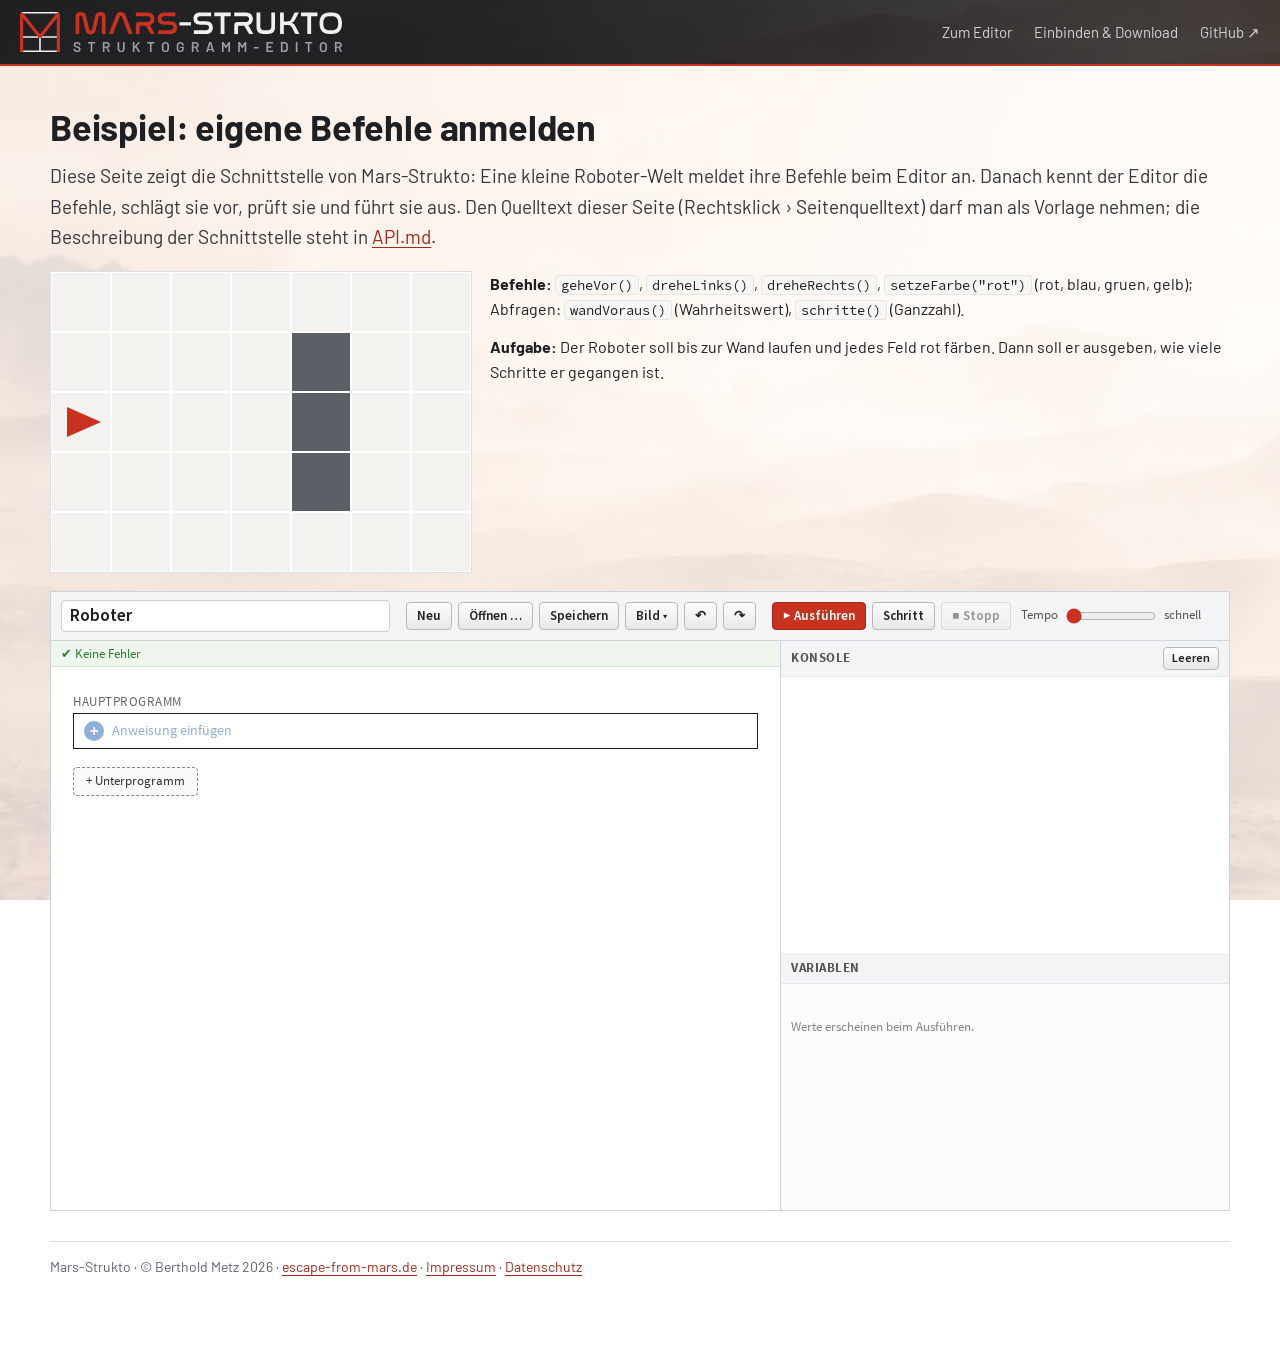
<file: beispiel-roboter.html>
<!doctype html>
<html lang="de">
<head>
<meta charset="utf-8">
<meta name="viewport" content="width=device-width, initial-scale=1">
<title>Mars-Strukto – Beispiel: eigene Befehle (Roboter)</title>
<link rel="icon" href="img/symbol.svg" type="image/svg+xml">
<link rel="stylesheet" href="css/seite.css">
<style>
  .welt-zeile { display: flex; flex-wrap: wrap; gap: 18px; align-items: flex-start; margin: 18px 0; }
  #welt { background: #fff; border: 1px solid var(--linie); max-width: 100%; height: auto; }
  .welt-text { flex: 1 1 260px; font-size: 16px; }
  .ms-text .mars-strukto { height: 620px; margin: 10px 0 30px; }
  .ms-text main.breit { max-width: 1180px; }
</style>
</head>
<body class="ms-text">
<header class="ms-kopf">
  <a class="ms-logo" href="index.html"><img src="img/logo.svg" width="322" height="40" alt="Mars-Strukto – Struktogramm-Editor"></a>
  <nav>
    <a href="index.html">Zum Editor</a>
    <a href="einbinden.html">Einbinden &amp; Download</a>
    <a href="https://github.com/bnetz/mars-strukto" target="_blank" rel="noopener">GitHub ↗</a>
  </nav>
</header>
<main class="breit">
<h1>Beispiel: eigene Befehle anmelden</h1>
<p class="ms-einleitung">Diese Seite zeigt die Schnittstelle von Mars-Strukto: Eine kleine Roboter-Welt meldet ihre Befehle beim Editor an. Danach kennt der Editor die Befehle, schlägt sie vor, prüft sie und führt sie aus. Den Quelltext dieser Seite (Rechtsklick › Seitenquelltext) darf man als Vorlage nehmen; die Beschreibung der Schnittstelle steht in <a href="API.md">API.md</a>.</p>
<div class="welt-zeile">
  <canvas id="welt" width="420" height="300" aria-label="Roboter-Welt"></canvas>
  <div class="welt-text">
    <p><b>Befehle:</b> <code>geheVor()</code>, <code>dreheLinks()</code>, <code>dreheRechts()</code>, <code>setzeFarbe("rot")</code> (rot, blau, gruen, gelb); Abfragen: <code>wandVoraus()</code> (Wahrheitswert), <code>schritte()</code> (Ganzzahl).</p>
    <p><b>Aufgabe:</b> Der Roboter soll bis zur Wand laufen und jedes Feld rot färben. Dann soll er ausgeben, wie viele Schritte er gegangen ist.</p>
  </div>
</div>
<script src="mars-strukto.js"></script>
<div class="mars-strukto" data-speichern="mars-strukto-beispiel-roboter" data-name="Roboter"></div>
<script>
  // ---------------- Die Welt: 7 × 5 Felder, Wände am Rand und eine Mauer innen
  var SPALTEN = 7, ZEILEN = 5, FELD = 60;
  var MAUERN = { '4,1': true, '4,2': true, '4,3': true };
  var FARBEN = { rot: '#d9534f', blau: '#4a7bd0', gruen: '#4caf6a', gelb: '#e8c33a' };
  var welt;
  function neueWelt() { welt = { x: 0, y: 2, richtung: 0, farben: {}, schritte: 0 }; zeichnen(); } // richtung: 0 Osten, 1 Süden, 2 Westen, 3 Norden
  function vorne() { var d = [[1, 0], [0, 1], [-1, 0], [0, -1]][welt.richtung]; return { x: welt.x + d[0], y: welt.y + d[1] }; }
  function istWand(f) { return f.x < 0 || f.y < 0 || f.x >= SPALTEN || f.y >= ZEILEN || MAUERN[f.x + ',' + f.y]; }
  function zeichnen() {
    var g = document.getElementById('welt').getContext('2d');
    g.clearRect(0, 0, 420, 300);
    for (var y = 0; y < ZEILEN; y++) for (var x = 0; x < SPALTEN; x++) {
      g.fillStyle = MAUERN[x + ',' + y] ? '#5b5f66' : (FARBEN[welt.farben[x + ',' + y]] || '#f4f2ef');
      g.fillRect(x * FELD + 1, y * FELD + 1, FELD - 2, FELD - 2);
    }
    // Roboter als Dreieck in Blickrichtung
    var cx = welt.x * FELD + FELD / 2, cy = welt.y * FELD + FELD / 2;
    g.save(); g.translate(cx, cy); g.rotate(welt.richtung * Math.PI / 2);
    g.beginPath(); g.moveTo(20, 0); g.lineTo(-14, -15); g.lineTo(-14, 15); g.closePath();
    g.fillStyle = '#c8321f'; g.fill(); g.restore();
  }
  function warte(ms) { return new Promise(function (r) { setTimeout(r, ms); }); }

  // ---------------- Befehle bei Mars-Strukto anmelden (geht sofort nach der Skriptzeile oben)
  MarsStrukto.befehle([
    { name: 'geheVor', text: 'Der Roboter geht ein Feld vor.', gruppe: 'Roboter',
      ausfuehren: async function () {
        var f = vorne();
        if (istWand(f)) throw new Error('Der Roboter stößt an eine Wand.');
        welt.x = f.x; welt.y = f.y; welt.schritte++; zeichnen(); await warte(250);
      } },
    { name: 'dreheLinks', text: 'Der Roboter dreht sich um 90° nach links.', gruppe: 'Roboter',
      ausfuehren: async function () { welt.richtung = (welt.richtung + 3) % 4; zeichnen(); await warte(150); } },
    { name: 'dreheRechts', text: 'Der Roboter dreht sich um 90° nach rechts.', gruppe: 'Roboter',
      ausfuehren: async function () { welt.richtung = (welt.richtung + 1) % 4; zeichnen(); await warte(150); } },
    { name: 'setzeFarbe', parameter: [['farbe', 'Zeichenkette']], text: 'Färbt das Feld unter dem Roboter: rot, blau, gruen oder gelb.', gruppe: 'Roboter',
      ausfuehren: async function (farbe) {
        if (!FARBEN[farbe]) throw new Error('Diese Farbe gibt es nicht: ' + farbe);
        welt.farben[welt.x + ',' + welt.y] = farbe; zeichnen(); await warte(100);
      } },
    { name: 'wandVoraus', rueckgabe: 'Wahrheitswert', text: 'wahr, wenn vor dem Roboter eine Wand ist.', gruppe: 'Roboter fragen',
      ausfuehren: function () { return istWand(vorne()); } },
    { name: 'schritte', rueckgabe: 'Ganzzahl', text: 'Wie viele Felder der Roboter schon gegangen ist.', gruppe: 'Roboter fragen',
      ausfuehren: function () { return welt.schritte; } }
  ]);
  // Bei jedem Start beginnt der Roboter von vorn
  MarsStrukto.beimStart(function () { neueWelt(); });
  neueWelt();
</script>
<p class="ms-fuss">Mars-Strukto · © Berthold Metz 2026 · <a href="https://escape-from-mars.de/">escape-from-mars.de</a> · <a href="https://informatik-bg.de/impressum" target="_blank" rel="noopener">Impressum</a> · <a href="https://informatik-bg.de/datenschutz" target="_blank" rel="noopener">Datenschutz</a></p>
</main>
</body>
</html>
</file>
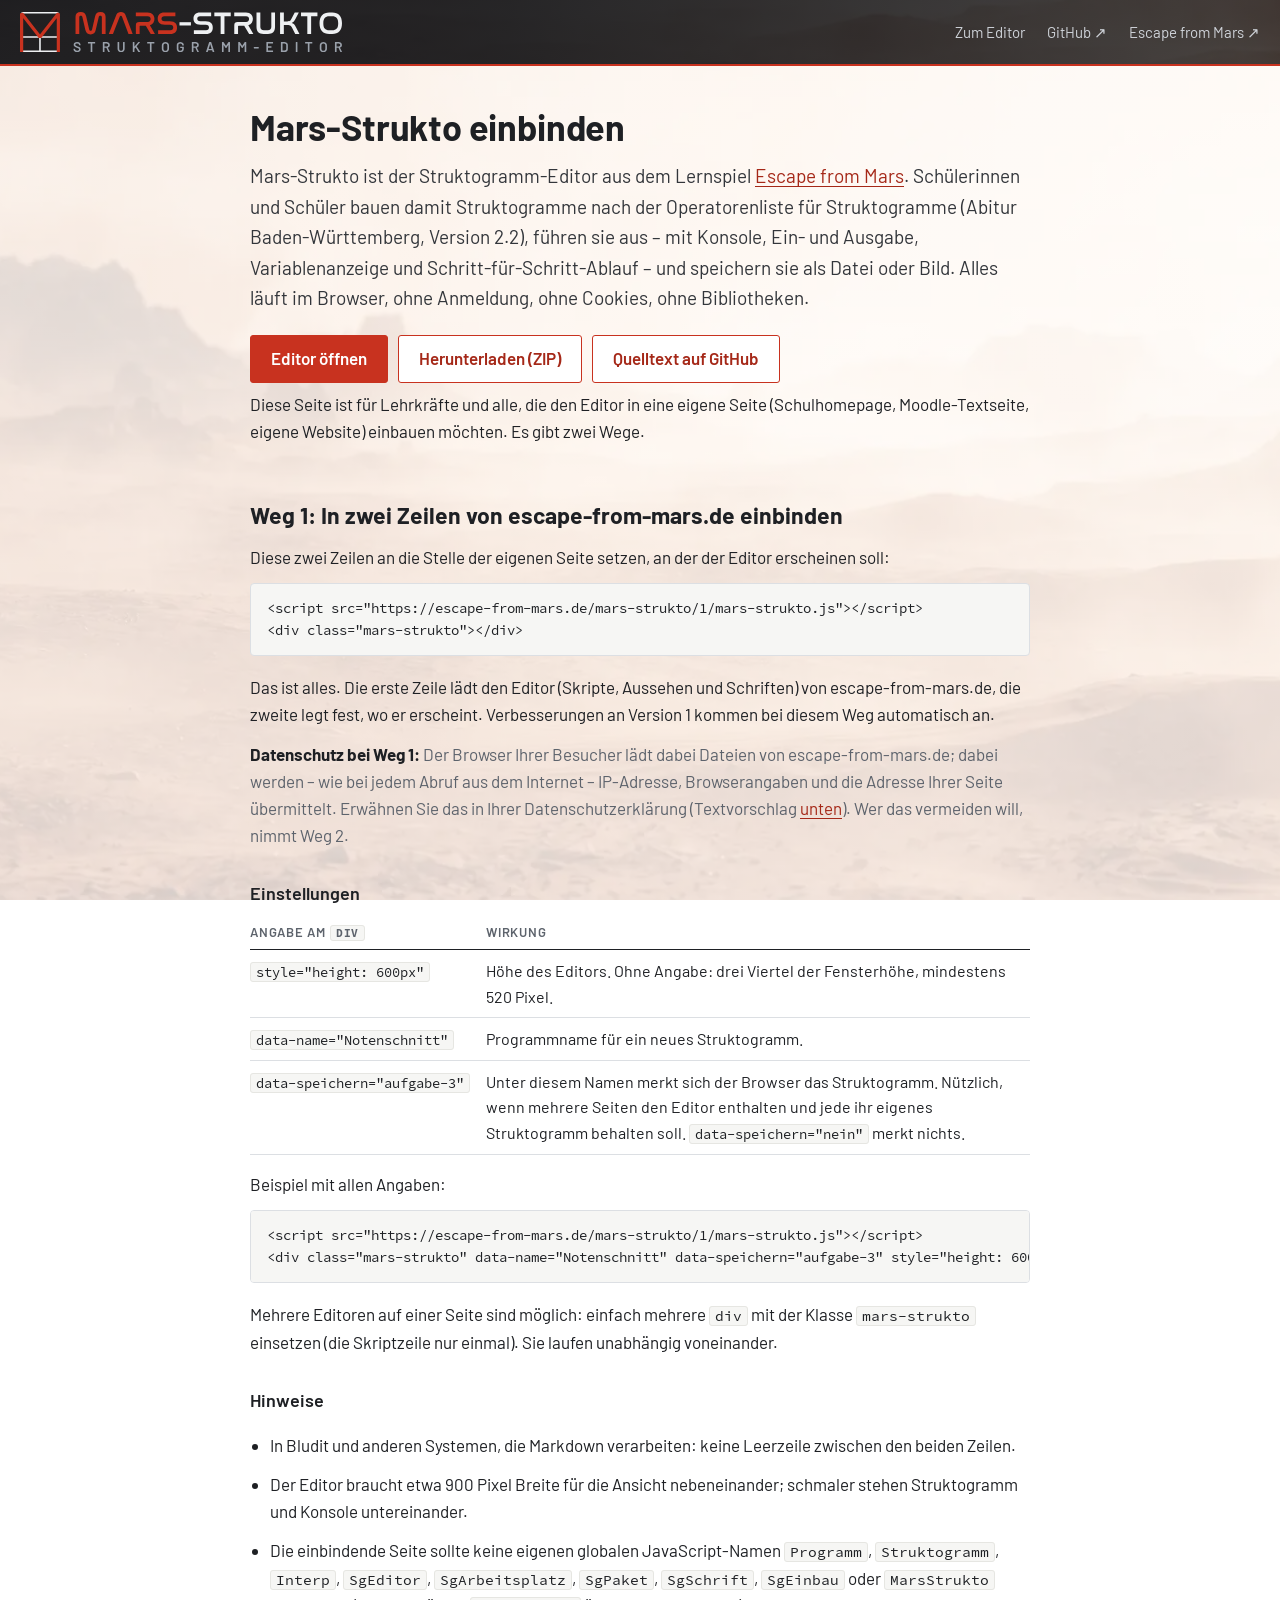
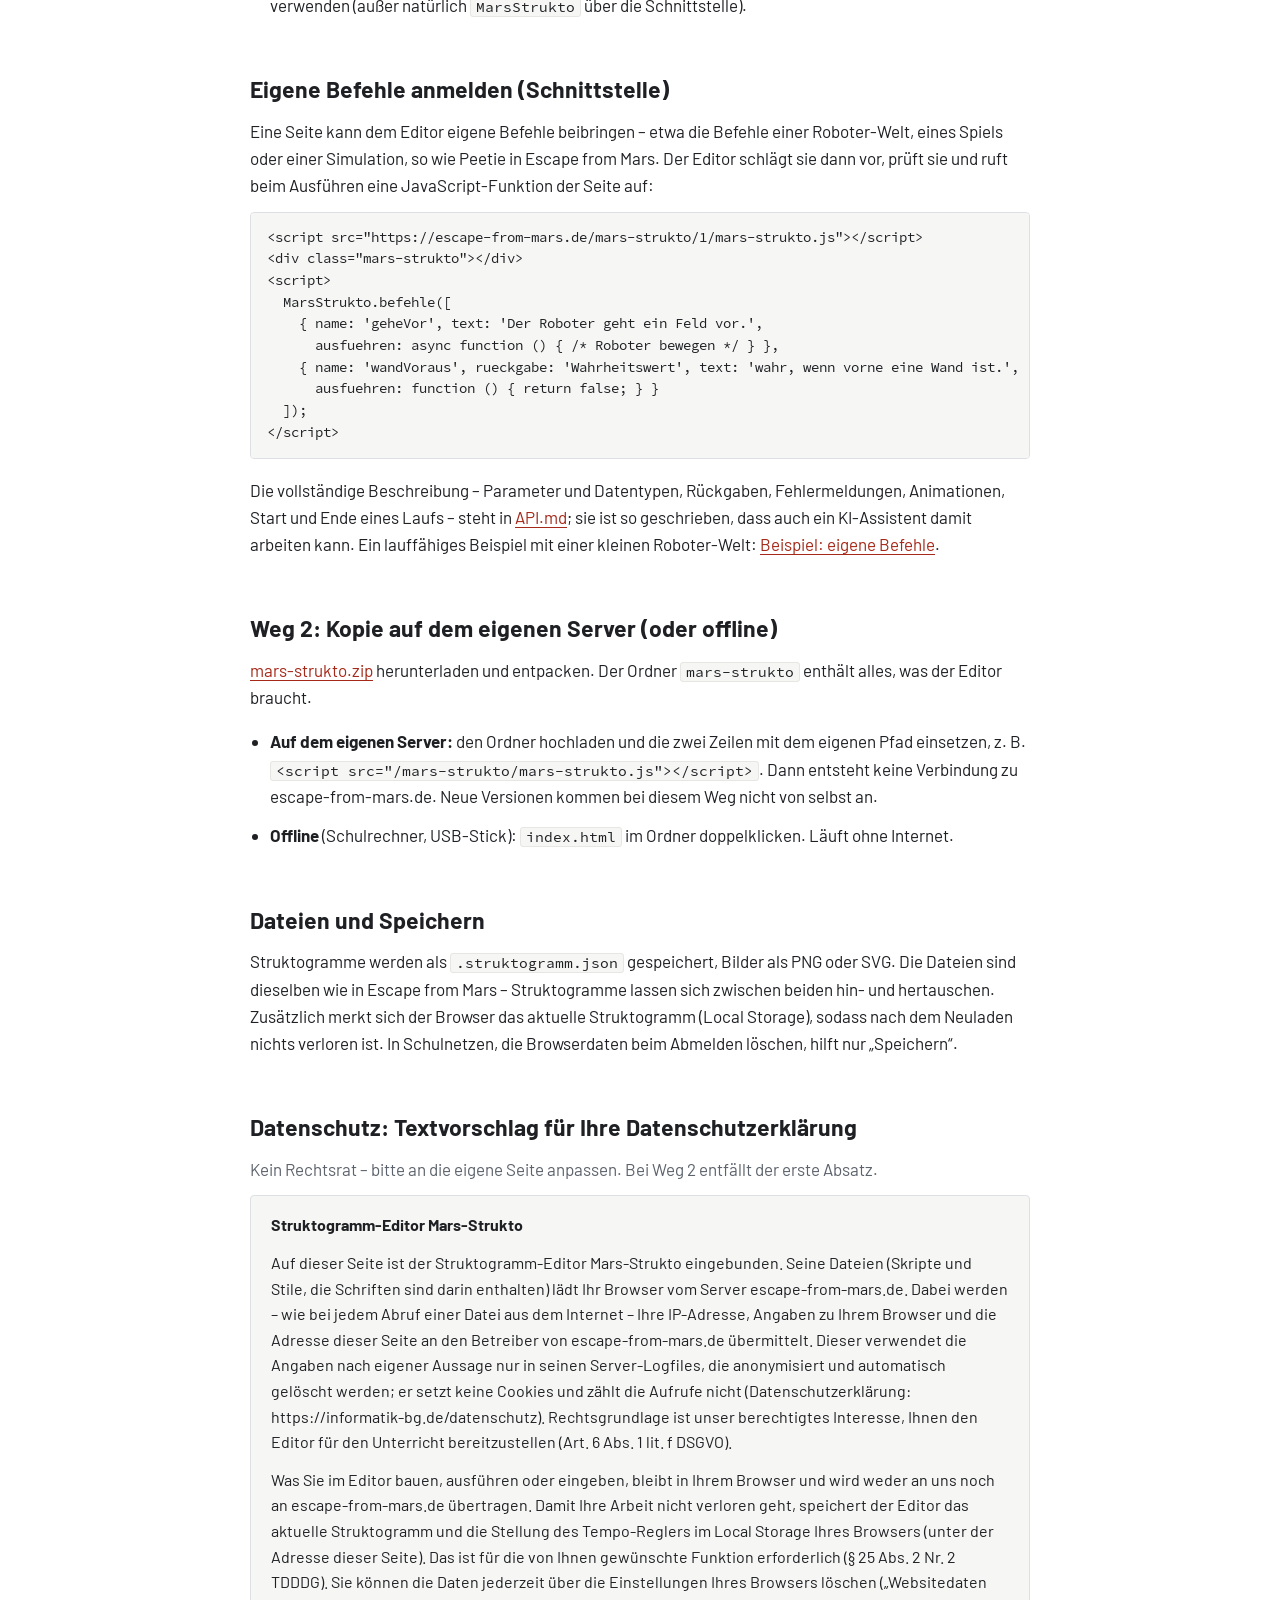
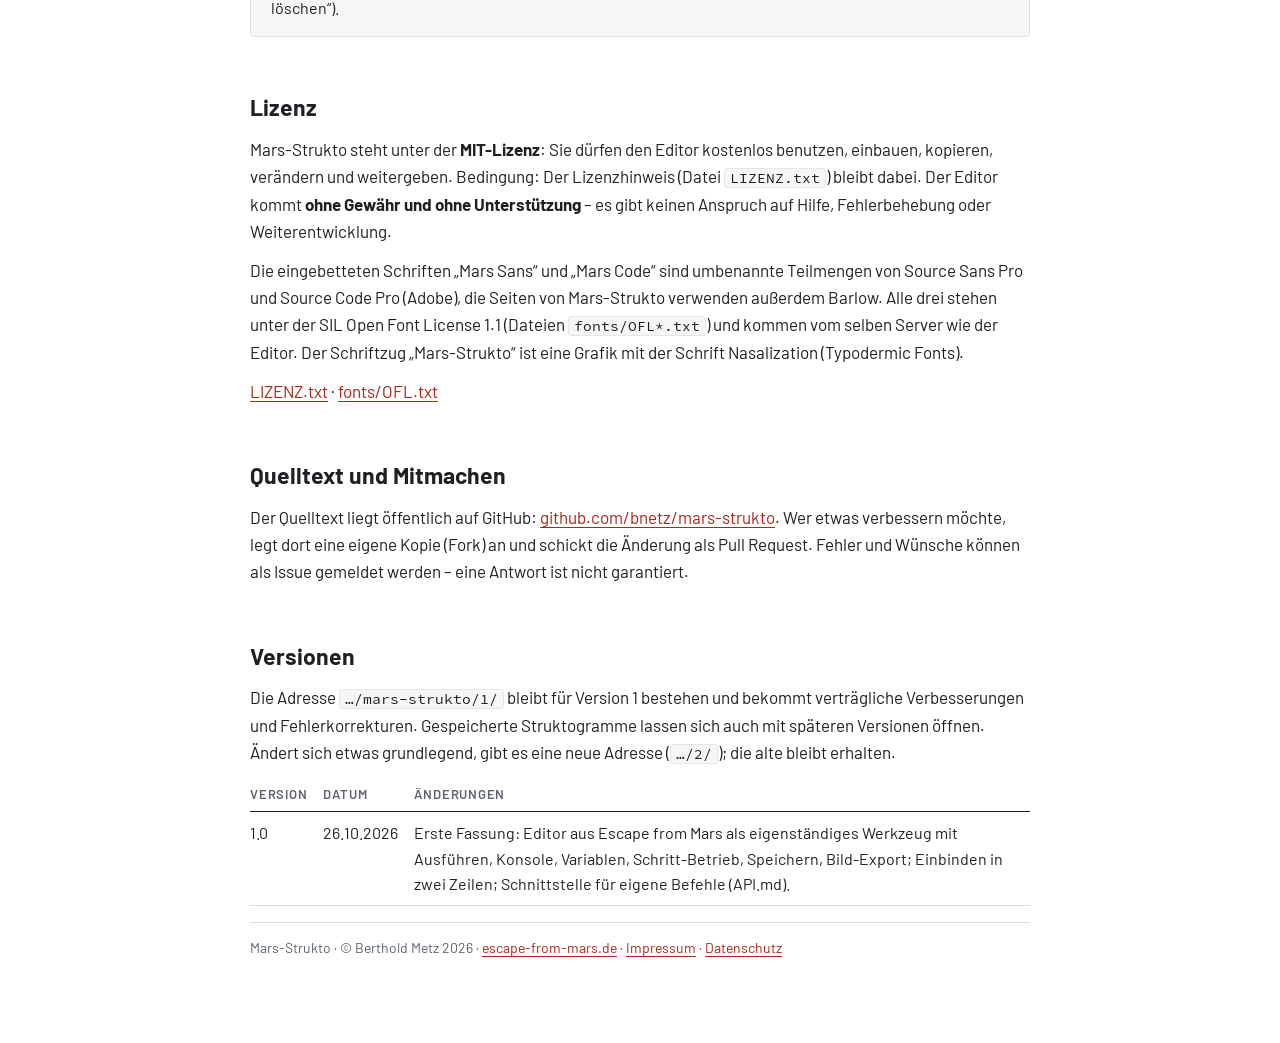
<file: einbinden.html>
<!doctype html>
<html lang="de">
<head>
<meta charset="utf-8">
<meta name="viewport" content="width=device-width, initial-scale=1">
<title>Mars-Strukto einbinden</title>
<meta name="description" content="Mars-Strukto in die eigene Seite einbauen: zwei Zeilen, Kopie auf dem eigenen Server, Datenschutz, Lizenz und Versionen.">
<link rel="icon" href="img/symbol.svg" type="image/svg+xml">
<link rel="stylesheet" href="css/seite.css">
<script src="js/schrift.js"></script>
</head>
<body class="ms-text">
<header class="ms-kopf">
  <a class="ms-logo" href="index.html"><img src="img/logo.svg" width="322" height="40" alt="Mars-Strukto – Struktogramm-Editor"></a>
  <nav>
    <a href="index.html">Zum Editor</a>
    <a href="https://github.com/bnetz/mars-strukto" target="_blank" rel="noopener">GitHub ↗</a>
    <a href="https://escape-from-mars.de/" target="_blank" rel="noopener">Escape from Mars ↗</a>
  </nav>
</header>
<main>
<h1>Mars-Strukto einbinden</h1>
<p class="ms-einleitung">Mars-Strukto ist der Struktogramm-Editor aus dem Lernspiel <a href="https://escape-from-mars.de/">Escape from Mars</a>. Schülerinnen und Schüler bauen damit Struktogramme nach der Operatorenliste für Struktogramme (Abitur Baden-Württemberg, Version 2.2), führen sie aus – mit Konsole, Ein- und Ausgabe, Variablenanzeige und Schritt-für-Schritt-Ablauf – und speichern sie als Datei oder Bild. Alles läuft im Browser, ohne Anmeldung, ohne Cookies, ohne Bibliotheken.</p>
<div class="ms-knoepfe"><a class="ms-knopf voll" href="index.html">Editor öffnen</a><a class="ms-knopf rand" href="https://escape-from-mars.de/mars-strukto/mars-strukto.zip" download>Herunterladen (ZIP)</a><a class="ms-knopf rand" href="https://github.com/bnetz/mars-strukto" target="_blank" rel="noopener">Quelltext auf GitHub</a></div>
<p>Diese Seite ist für Lehrkräfte und alle, die den Editor in eine eigene Seite (Schulhomepage, Moodle-Textseite, eigene Website) einbauen möchten. Es gibt zwei Wege.</p>

<h2>Weg 1: In zwei Zeilen von escape-from-mars.de einbinden</h2>
<p>Diese zwei Zeilen an die Stelle der eigenen Seite setzen, an der der Editor erscheinen soll:</p>
<pre><code>&lt;script src="https://escape-from-mars.de/mars-strukto/1/mars-strukto.js"&gt;&lt;/script&gt;
&lt;div class="mars-strukto"&gt;&lt;/div&gt;</code></pre>
<p>Das ist alles. Die erste Zeile lädt den Editor (Skripte, Aussehen und Schriften) von escape-from-mars.de, die zweite legt fest, wo er erscheint. Verbesserungen an Version 1 kommen bei diesem Weg automatisch an.</p>
<p class="ms-hinweis"><b>Datenschutz bei Weg 1:</b> Der Browser Ihrer Besucher lädt dabei Dateien von escape-from-mars.de; dabei werden – wie bei jedem Abruf aus dem Internet – IP-Adresse, Browserangaben und die Adresse Ihrer Seite übermittelt. Erwähnen Sie das in Ihrer Datenschutzerklärung (Textvorschlag <a href="#datenschutz">unten</a>). Wer das vermeiden will, nimmt Weg 2.</p>

<h3>Einstellungen</h3>
<table>
<tr><th>Angabe am <code>div</code></th><th>Wirkung</th></tr>
<tr><td><code>style="height: 600px"</code></td><td>Höhe des Editors. Ohne Angabe: drei Viertel der Fensterhöhe, mindestens 520 Pixel.</td></tr>
<tr><td><code>data-name="Notenschnitt"</code></td><td>Programmname für ein neues Struktogramm.</td></tr>
<tr><td><code>data-speichern="aufgabe-3"</code></td><td>Unter diesem Namen merkt sich der Browser das Struktogramm. Nützlich, wenn mehrere Seiten den Editor enthalten und jede ihr eigenes Struktogramm behalten soll. <code>data-speichern="nein"</code> merkt nichts.</td></tr>
</table>
<p>Beispiel mit allen Angaben:</p>
<pre><code>&lt;script src="https://escape-from-mars.de/mars-strukto/1/mars-strukto.js"&gt;&lt;/script&gt;
&lt;div class="mars-strukto" data-name="Notenschnitt" data-speichern="aufgabe-3" style="height: 600px"&gt;&lt;/div&gt;</code></pre>
<p>Mehrere Editoren auf einer Seite sind möglich: einfach mehrere <code>div</code> mit der Klasse <code>mars-strukto</code> einsetzen (die Skriptzeile nur einmal). Sie laufen unabhängig voneinander.</p>

<h3>Hinweise</h3>
<ul>
<li>In Bludit und anderen Systemen, die Markdown verarbeiten: keine Leerzeile zwischen den beiden Zeilen.</li>
<li>Der Editor braucht etwa 900 Pixel Breite für die Ansicht nebeneinander; schmaler stehen Struktogramm und Konsole untereinander.</li>
<li>Die einbindende Seite sollte keine eigenen globalen JavaScript-Namen <code>Programm</code>, <code>Struktogramm</code>, <code>Interp</code>, <code>SgEditor</code>, <code>SgArbeitsplatz</code>, <code>SgPaket</code>, <code>SgSchrift</code>, <code>SgEinbau</code> oder <code>MarsStrukto</code> verwenden (außer natürlich <code>MarsStrukto</code> über die Schnittstelle).</li>
</ul>

<h2>Eigene Befehle anmelden (Schnittstelle)</h2>
<p>Eine Seite kann dem Editor eigene Befehle beibringen – etwa die Befehle einer Roboter-Welt, eines Spiels oder einer Simulation, so wie Peetie in Escape from Mars. Der Editor schlägt sie dann vor, prüft sie und ruft beim Ausführen eine JavaScript-Funktion der Seite auf:</p>
<pre><code>&lt;script src="https://escape-from-mars.de/mars-strukto/1/mars-strukto.js"&gt;&lt;/script&gt;
&lt;div class="mars-strukto"&gt;&lt;/div&gt;
&lt;script&gt;
  MarsStrukto.befehle([
    { name: 'geheVor', text: 'Der Roboter geht ein Feld vor.',
      ausfuehren: async function () { /* Roboter bewegen */ } },
    { name: 'wandVoraus', rueckgabe: 'Wahrheitswert', text: 'wahr, wenn vorne eine Wand ist.',
      ausfuehren: function () { return false; } }
  ]);
&lt;/script&gt;</code></pre>
<p>Die vollständige Beschreibung – Parameter und Datentypen, Rückgaben, Fehlermeldungen, Animationen, Start und Ende eines Laufs – steht in <a href="API.md">API.md</a>; sie ist so geschrieben, dass auch ein KI-Assistent damit arbeiten kann. Ein lauffähiges Beispiel mit einer kleinen Roboter-Welt: <a href="beispiel-roboter.html">Beispiel: eigene Befehle</a>.</p>

<h2>Weg 2: Kopie auf dem eigenen Server (oder offline)</h2>
<p><a href="https://escape-from-mars.de/mars-strukto/mars-strukto.zip" download>mars-strukto.zip</a> herunterladen und entpacken. Der Ordner <code>mars-strukto</code> enthält alles, was der Editor braucht.</p>
<ul>
<li><b>Auf dem eigenen Server:</b> den Ordner hochladen und die zwei Zeilen mit dem eigenen Pfad einsetzen, z. B. <code>&lt;script src="/mars-strukto/mars-strukto.js"&gt;&lt;/script&gt;</code>. Dann entsteht keine Verbindung zu escape-from-mars.de. Neue Versionen kommen bei diesem Weg nicht von selbst an.</li>
<li><b>Offline</b> (Schulrechner, USB-Stick): <code>index.html</code> im Ordner doppelklicken. Läuft ohne Internet.</li>
</ul>

<h2>Dateien und Speichern</h2>
<p>Struktogramme werden als <code>.struktogramm.json</code> gespeichert, Bilder als PNG oder SVG. Die Dateien sind dieselben wie in Escape from Mars – Struktogramme lassen sich zwischen beiden hin- und hertauschen. Zusätzlich merkt sich der Browser das aktuelle Struktogramm (Local Storage), sodass nach dem Neuladen nichts verloren ist. In Schulnetzen, die Browserdaten beim Abmelden löschen, hilft nur „Speichern“.</p>

<h2 id="datenschutz">Datenschutz: Textvorschlag für Ihre Datenschutzerklärung</h2>
<p class="ms-hinweis">Kein Rechtsrat – bitte an die eigene Seite anpassen. Bei Weg 2 entfällt der erste Absatz.</p>
<div class="ms-zitat">
<p><b>Struktogramm-Editor Mars-Strukto</b></p>
<p>Auf dieser Seite ist der Struktogramm-Editor Mars-Strukto eingebunden. Seine Dateien (Skripte und Stile, die Schriften sind darin enthalten) lädt Ihr Browser vom Server escape-from-mars.de. Dabei werden – wie bei jedem Abruf einer Datei aus dem Internet – Ihre IP-Adresse, Angaben zu Ihrem Browser und die Adresse dieser Seite an den Betreiber von escape-from-mars.de übermittelt. Dieser verwendet die Angaben nach eigener Aussage nur in seinen Server-Logfiles, die anonymisiert und automatisch gelöscht werden; er setzt keine Cookies und zählt die Aufrufe nicht (Datenschutzerklärung: https://informatik-bg.de/datenschutz). Rechtsgrundlage ist unser berechtigtes Interesse, Ihnen den Editor für den Unterricht bereitzustellen (Art. 6 Abs. 1 lit. f DSGVO).</p>
<p>Was Sie im Editor bauen, ausführen oder eingeben, bleibt in Ihrem Browser und wird weder an uns noch an escape-from-mars.de übertragen. Damit Ihre Arbeit nicht verloren geht, speichert der Editor das aktuelle Struktogramm und die Stellung des Tempo-Reglers im Local Storage Ihres Browsers (unter der Adresse dieser Seite). Das ist für die von Ihnen gewünschte Funktion erforderlich (§ 25 Abs. 2 Nr. 2 TDDDG). Sie können die Daten jederzeit über die Einstellungen Ihres Browsers löschen („Websitedaten löschen“).</p>
</div>

<h2>Lizenz</h2>
<p>Mars-Strukto steht unter der <b>MIT-Lizenz</b>: Sie dürfen den Editor kostenlos benutzen, einbauen, kopieren, verändern und weitergeben. Bedingung: Der Lizenzhinweis (Datei <code>LIZENZ.txt</code>) bleibt dabei. Der Editor kommt <b>ohne Gewähr und ohne Unterstützung</b> – es gibt keinen Anspruch auf Hilfe, Fehlerbehebung oder Weiterentwicklung.</p>
<p>Die eingebetteten Schriften „Mars Sans“ und „Mars Code“ sind umbenannte Teilmengen von Source Sans Pro und Source Code Pro (Adobe), die Seiten von Mars-Strukto verwenden außerdem Barlow. Alle drei stehen unter der SIL Open Font License 1.1 (Dateien <code>fonts/OFL*.txt</code>) und kommen vom selben Server wie der Editor. Der Schriftzug „Mars-Strukto“ ist eine Grafik mit der Schrift Nasalization (Typodermic Fonts).</p>
<p><a href="LIZENZ.txt">LIZENZ.txt</a> · <a href="fonts/OFL.txt">fonts/OFL.txt</a></p>
<h2>Quelltext und Mitmachen</h2>
<p>Der Quelltext liegt öffentlich auf GitHub: <a href="https://github.com/bnetz/mars-strukto">github.com/bnetz/mars-strukto</a>. Wer etwas verbessern möchte, legt dort eine eigene Kopie (Fork) an und schickt die Änderung als Pull Request. Fehler und Wünsche können als Issue gemeldet werden – eine Antwort ist nicht garantiert.</p>

<h2>Versionen</h2>
<p>Die Adresse <code>…/mars-strukto/1/</code> bleibt für Version 1 bestehen und bekommt verträgliche Verbesserungen und Fehlerkorrekturen. Gespeicherte Struktogramme lassen sich auch mit späteren Versionen öffnen. Ändert sich etwas grundlegend, gibt es eine neue Adresse (<code>…/2/</code>); die alte bleibt erhalten.</p>
<table>
<tr><th>Version</th><th>Datum</th><th>Änderungen</th></tr>
<tr><td>1.0</td><td>26.10.2026</td><td>Erste Fassung: Editor aus Escape from Mars als eigenständiges Werkzeug mit Ausführen, Konsole, Variablen, Schritt-Betrieb, Speichern, Bild-Export; Einbinden in zwei Zeilen; Schnittstelle für eigene Befehle (API.md).</td></tr>
</table>
<p class="ms-fuss">Mars-Strukto · © Berthold Metz 2026 · <a href="https://escape-from-mars.de/">escape-from-mars.de</a> · <a href="https://informatik-bg.de/impressum" target="_blank" rel="noopener">Impressum</a> · <a href="https://informatik-bg.de/datenschutz" target="_blank" rel="noopener">Datenschutz</a></p>
</main>
</body>
</html>
</file>
<file: css/seite.css>
/* Mars-Strukto: Aussehen der eigenen Seiten (index.html, einbinden.html) – nicht des eingebauten Editors.
   Schriften liegen im Ordner fonts/ und kommen vom selben Server wie die Seite (keine Verbindung zu Google o. ä.):
   Barlow (SIL Open Font License 1.1, fonts/OFL-Barlow.txt). Der Schriftzug ist eine feste Grafik (img/logo.svg, Nasalization als Umrisse –
   als Webfont erlaubt die Lizenz von Nasalization sie nicht). Hintergrund: img/mars-oberflaeche-1600.webp, stark aufgehellt bzw. abgedunkelt. */
@font-face { font-family: 'Barlow'; src: url('../fonts/barlow-latin-400-normal.woff2') format('woff2'); font-weight: 400; font-style: normal; font-display: swap; }
@font-face { font-family: 'Barlow'; src: url('../fonts/barlow-latin-400-italic.woff2') format('woff2'); font-weight: 400; font-style: italic; font-display: swap; }
@font-face { font-family: 'Barlow'; src: url('../fonts/barlow-latin-600-normal.woff2') format('woff2'); font-weight: 600; font-style: normal; font-display: swap; }
@font-face { font-family: 'Barlow'; src: url('../fonts/barlow-latin-700-normal.woff2') format('woff2'); font-weight: 700; font-style: normal; font-display: swap; }

:root {
  --marsrot: #c8321f;        /* Marsrot: Schriftzug, Knöpfe, Links */
  --marsrot-dunkel: #a52818; /* Links und Hover auf Weiß */
  --nacht: #17191d;          /* Kopfleiste */
  --text: #1e2024;
  --grau: #5d636c;
  --linie: #dcdfe3;
  --flaeche: #f6f6f4;
}

/* ---------------- Kopfleiste mit Schriftzug */
.ms-kopf { display: flex; align-items: center; flex-wrap: wrap; gap: 8px 28px; padding: 12px 20px; background: linear-gradient(90deg, rgba(23,25,29,.95) 0%, rgba(23,25,29,.93) 40%, rgba(23,25,29,.78) 100%), url('../img/mars-oberflaeche-1600.webp') center 58% / cover, var(--nacht); color: #fff; border-bottom: 2px solid var(--marsrot); font-family: 'Barlow', 'Source Sans Pro', 'Mars Sans', sans-serif; }
.ms-logo { display: block; line-height: 0; }
.ms-logo img { display: block; height: 40px; width: auto; }
@media (max-width: 420px) { .ms-logo img { height: 34px; } }
.ms-kopf nav { margin-left: auto; display: flex; flex-wrap: wrap; align-items: center; gap: 4px 22px; font-size: 15px; }
.ms-kopf nav a { color: #cfd3d9; text-decoration: none; padding: 3px 0; border-bottom: 1px solid transparent; }
.ms-kopf nav a:hover { color: #fff; border-bottom-color: var(--marsrot); }
.ms-kopf nav a.ms-aktiv { color: #fff; font-weight: 600; }
.ms-kopf .ms-version { color: #9aa1ab; font-size: 13px; }
@media (max-width: 760px) { .ms-kopf { padding: 10px 14px; } .ms-kopf nav { margin-left: 0; gap: 2px 16px; font-size: 14px; } }

/* ---------------- Editorseite */
body.ms-editorseite { margin: 0; height: 100vh; display: flex; flex-direction: column; background: linear-gradient(rgba(234,229,224,.6), rgba(234,229,224,.6)), url('../img/mars-oberflaeche-1600.webp') center 70% / cover fixed, #eae5e0; color: var(--text); font-family: 'Barlow', 'Source Sans Pro', 'Mars Sans', sans-serif; }
.ms-editorseite .mars-strukto { flex: 1; height: auto; min-height: 0; margin: 14px 20px 20px; }
@media (max-width: 760px) { body.ms-editorseite { height: auto; } .ms-editorseite .mars-strukto { margin: 10px; } }

/* ---------------- Textseite (einbinden.html) */
body.ms-text { margin: 0; background: linear-gradient(rgba(255,255,255,.74), rgba(255,255,255,.74)), url('../img/mars-oberflaeche-1600.webp') center 65% / cover fixed, #fff; color: var(--text); font: 17px/1.6 'Barlow', 'Source Sans Pro', 'Mars Sans', Helvetica, Arial, sans-serif; }
.ms-text main { max-width: 780px; margin: 0 auto; padding: 40px 20px 72px; }
.ms-text h1 { font-weight: 700; font-size: 36px; line-height: 1.15; letter-spacing: -.005em; margin: 0 0 14px; }
.ms-text h2 { font-size: 23px; font-weight: 700; margin: 52px 0 10px; }
.ms-text h3 { font-size: 18px; font-weight: 600; margin: 30px 0 6px; }
.ms-text p, .ms-text li { margin: 0 0 12px; }
.ms-text ul { padding-left: 1.2em; }
.ms-text a { color: var(--marsrot-dunkel); text-decoration: underline; text-decoration-thickness: 1px; text-underline-offset: 3px; }
.ms-text a:hover { color: var(--marsrot); text-decoration-thickness: 2px; }
.ms-text .ms-einleitung { font-size: 19px; color: #33363b; }
.ms-text code { font-family: 'Source Code Pro', 'Mars Code', Menlo, Consolas, monospace; font-size: .86em; background: var(--flaeche); border: 1px solid #e6e6e2; padding: 0 5px; border-radius: 3px; }
.ms-text pre:not(.sga-aus) { margin: 10px 0 18px; padding: 14px 16px; background: var(--flaeche); border: 1px solid var(--linie); border-radius: 4px; overflow-x: auto; font: 14px/1.55 'Source Code Pro', 'Mars Code', Menlo, Consolas, monospace; }
.ms-text pre code { background: none; border: 0; padding: 0; font-size: inherit; }
.ms-knoepfe { display: flex; flex-wrap: wrap; gap: 10px; margin: 22px 0 8px; }
.ms-knopf { display: inline-block; padding: 9px 20px; border-radius: 3px; font-weight: 600; text-decoration: none !important; border: 1px solid var(--marsrot); }
.ms-knopf.voll { background: var(--marsrot); color: #fff !important; }
.ms-knopf.voll:hover { background: var(--marsrot-dunkel); border-color: var(--marsrot-dunkel); }
.ms-knopf.rand { background: #fff; color: var(--marsrot-dunkel) !important; }
.ms-knopf.rand:hover { background: #fbf1ef; }
.ms-hinweis { color: var(--grau); }
.ms-hinweis b { color: var(--text); }
.ms-zitat { margin: 12px 0 18px; padding: 16px 20px; background: var(--flaeche); border: 1px solid var(--linie); border-radius: 4px; font-size: 16px; }
.ms-zitat p:last-child { margin-bottom: 0; }
.ms-text table { border-collapse: collapse; width: 100%; margin: 8px 0 16px; font-size: 16px; }
.ms-text th { text-align: left; font-weight: 600; font-size: 13px; letter-spacing: .06em; text-transform: uppercase; color: var(--grau); border-bottom: 1px solid var(--text); padding: 6px 16px 6px 0; }
.ms-text td { vertical-align: top; padding: 8px 16px 8px 0; border-bottom: 1px solid var(--linie); }
.ms-text td:first-child { white-space: nowrap; }
.ms-fuss { margin-top: 56px; padding-top: 14px; border-top: 1px solid var(--linie); color: var(--grau); font-size: 14px; }
@media (max-width: 760px) { .ms-text main { padding-top: 26px; } .ms-text h1 { font-size: 28px; } .ms-text td:first-child { white-space: normal; } }
/* Kopfleiste auf der Textseite: nicht wie Links im Text */
.ms-text .ms-kopf a { text-decoration: none; }
.ms-text .ms-logo { color: #fff; }
.ms-text .ms-kopf nav a { color: #cfd3d9; }
.ms-text .ms-kopf nav a:hover { color: #fff; }

/* Mars ganz leicht auch hinter dem Arbeitsplatz (26.10.2026, Guana: „dass man es kaum sieht“) – nur auf der eigenen Editorseite */
.ms-editorseite .sga { background: linear-gradient(rgba(255,255,255,.76), rgba(255,255,255,.76)), url('../img/mars-oberflaeche-1600.webp') center 65% / cover fixed, #fff; }
.ms-editorseite .sga-editor.sg-editor, .ms-editorseite .sga-editor .sg-doc, .ms-editorseite .sga-rechts, .ms-editorseite .sga-aus, .ms-editorseite .sga-vars { background: transparent; }
.ms-editorseite .sga-leiste, .ms-editorseite .sga-kopf { background: rgba(243,244,246,.86); }

/* Fußzeile der Editorseite: Impressum und Datenschutz diskret ganz unten (26.10.2026) */
.ms-fusszeile { flex: none; margin: -12px 20px 8px; text-align: right; font-size: 12px; color: #8a8178; }
.ms-fusszeile a { color: #8a8178; text-decoration: none; }
.ms-fusszeile a:hover { color: var(--marsrot); text-decoration: underline; }
@media (max-width: 760px) { .ms-fusszeile { margin: 0 10px 10px; text-align: center; } }
</file>
